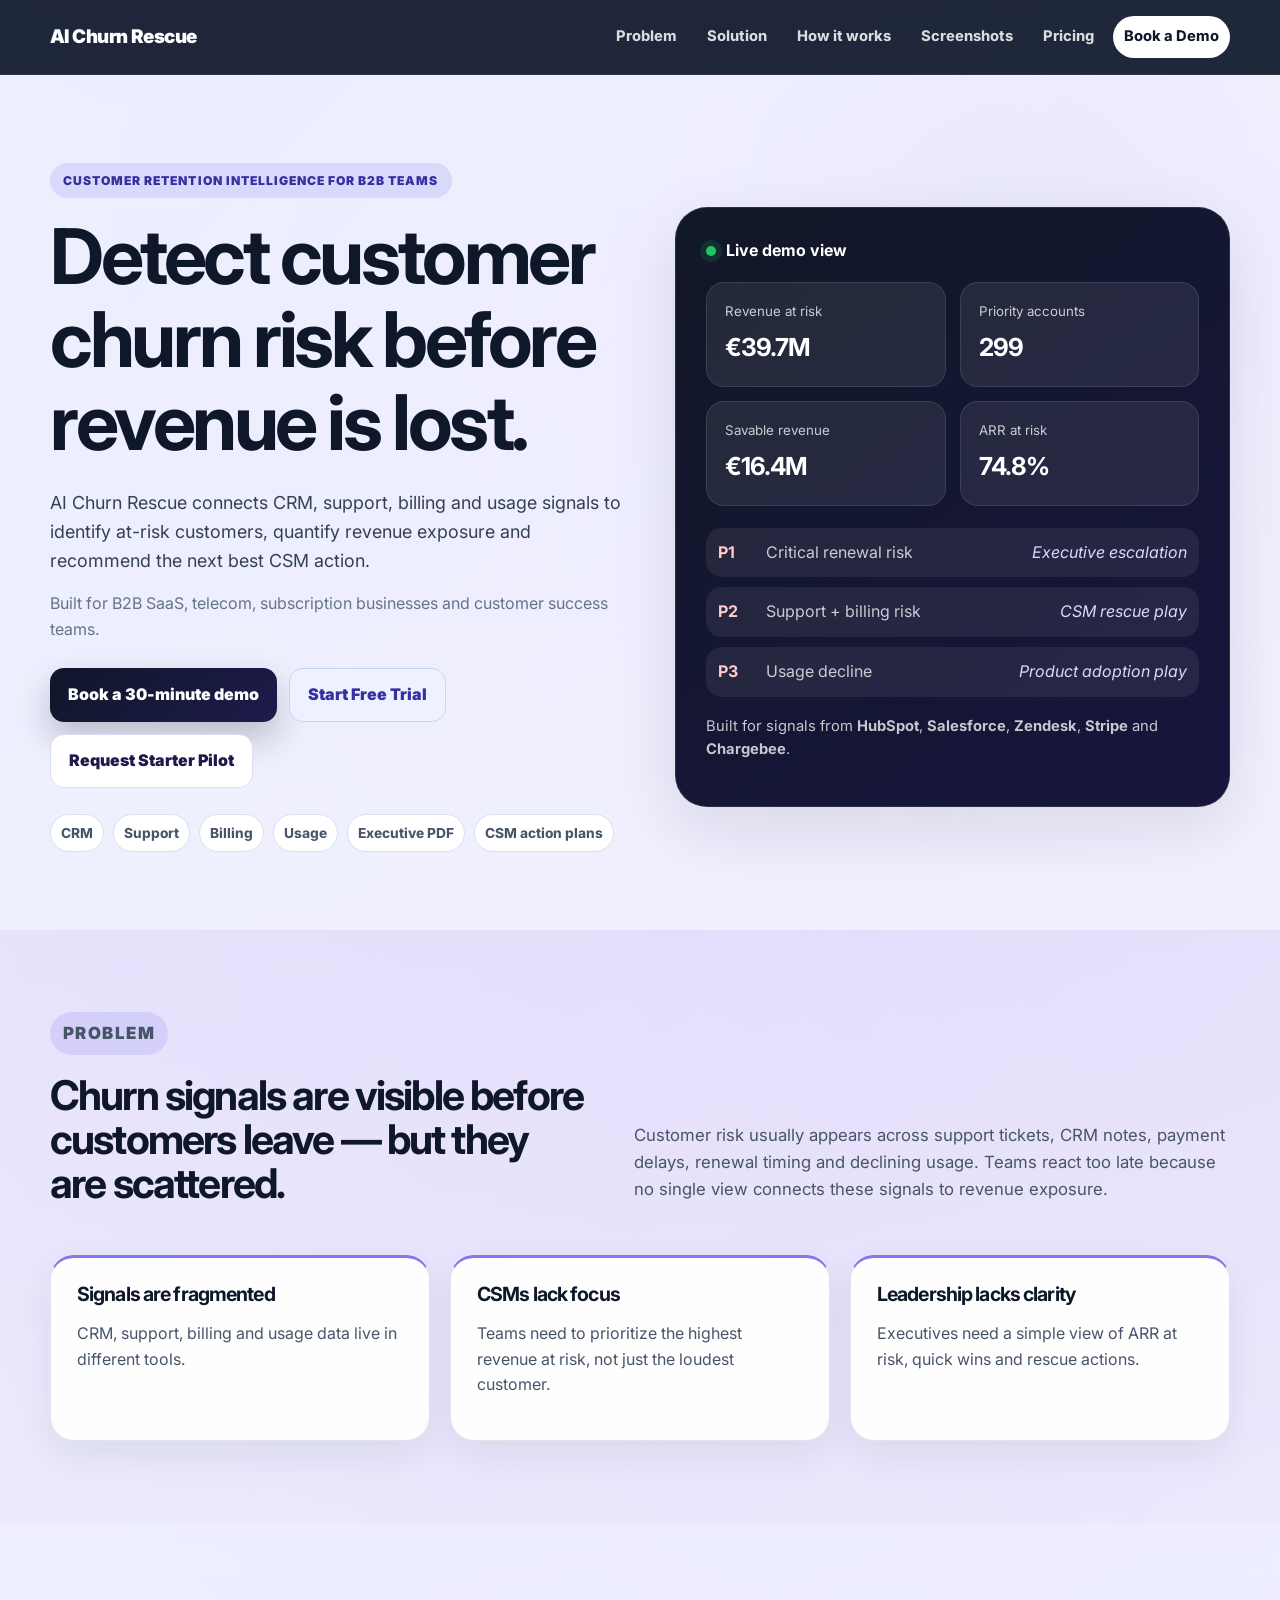
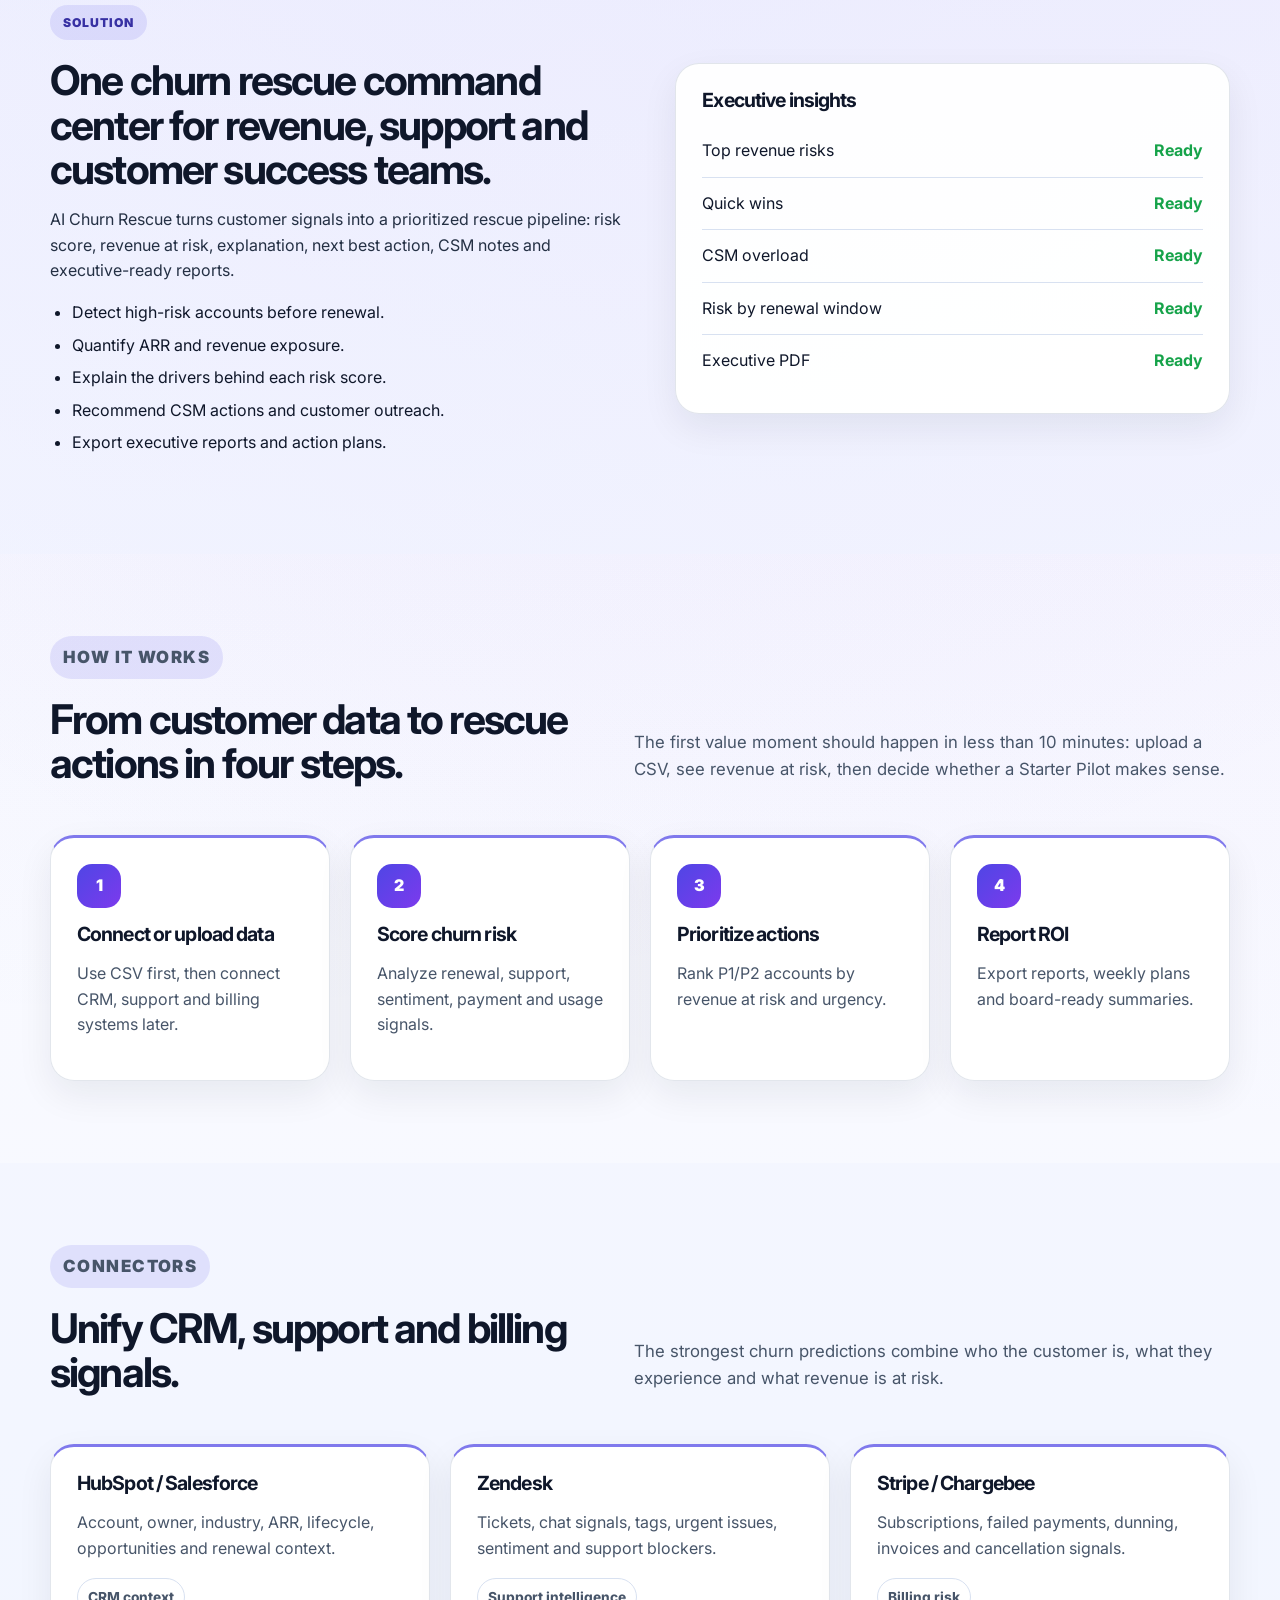
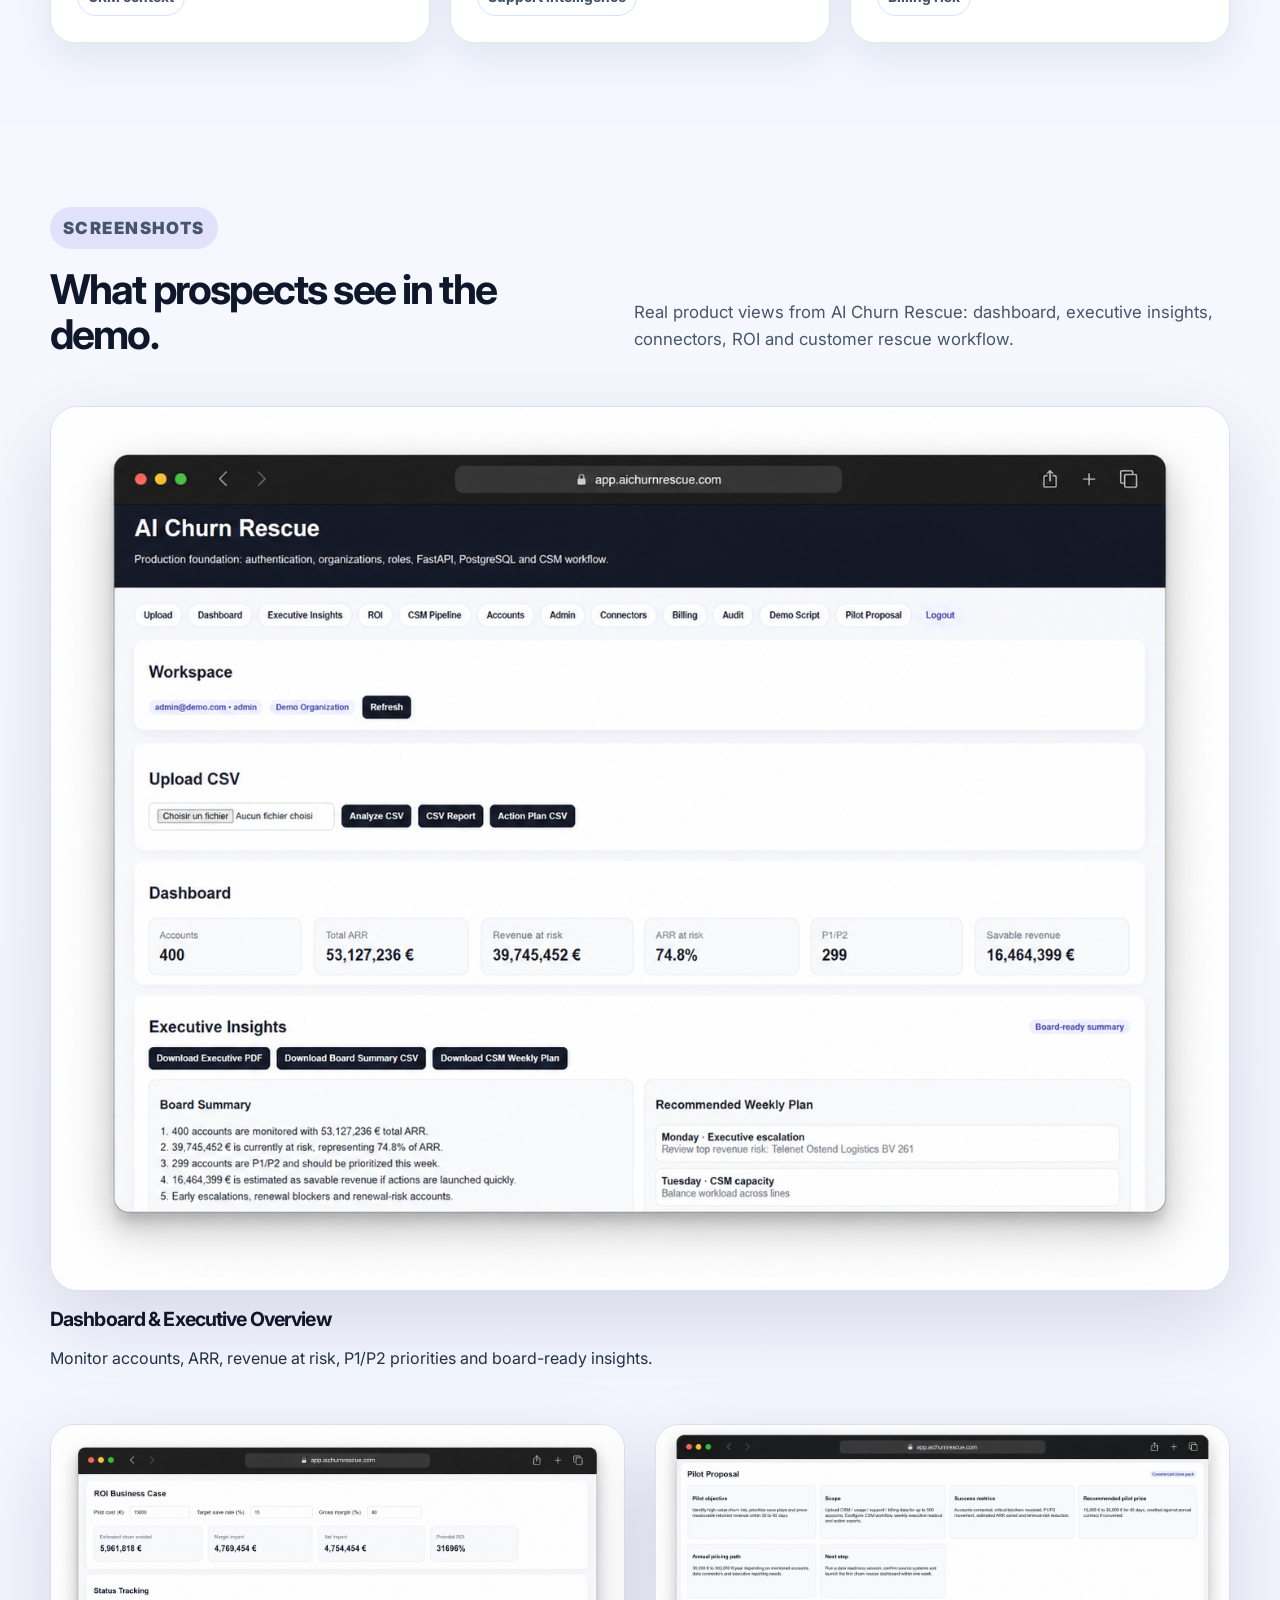
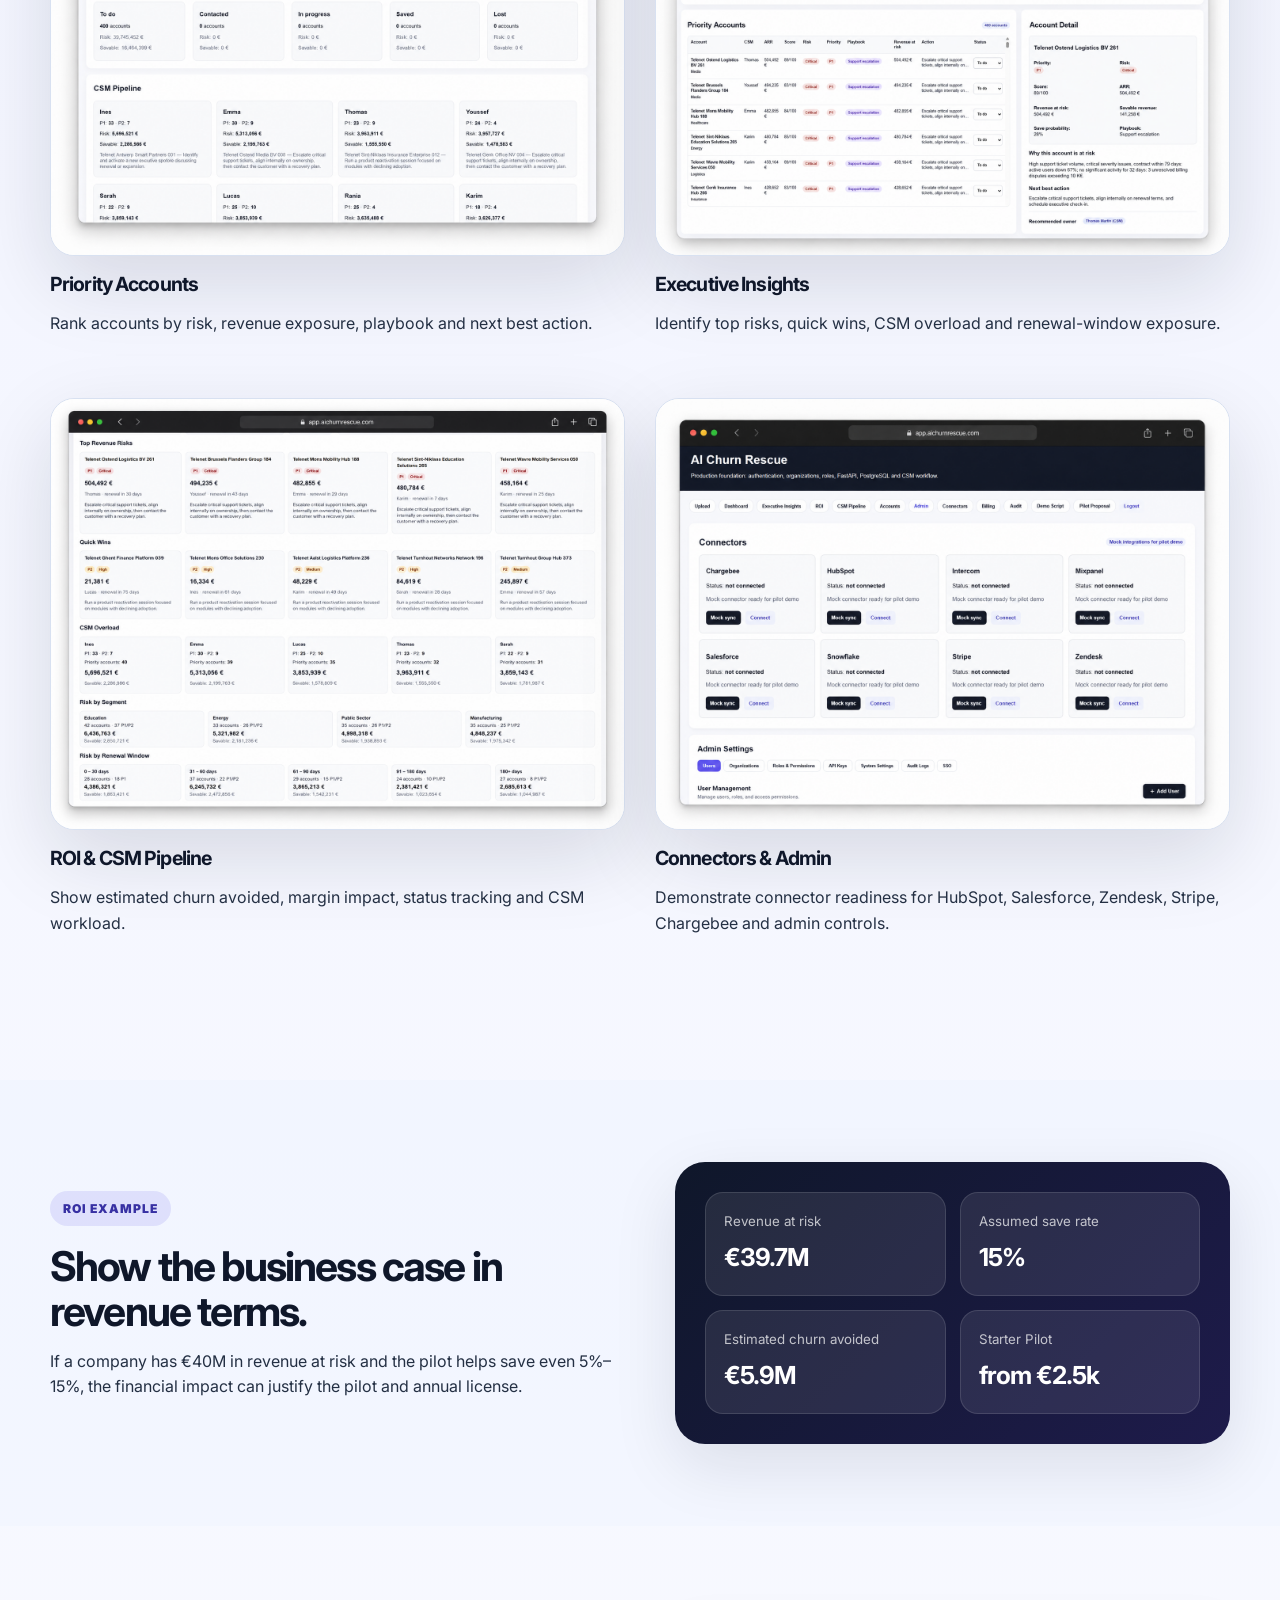
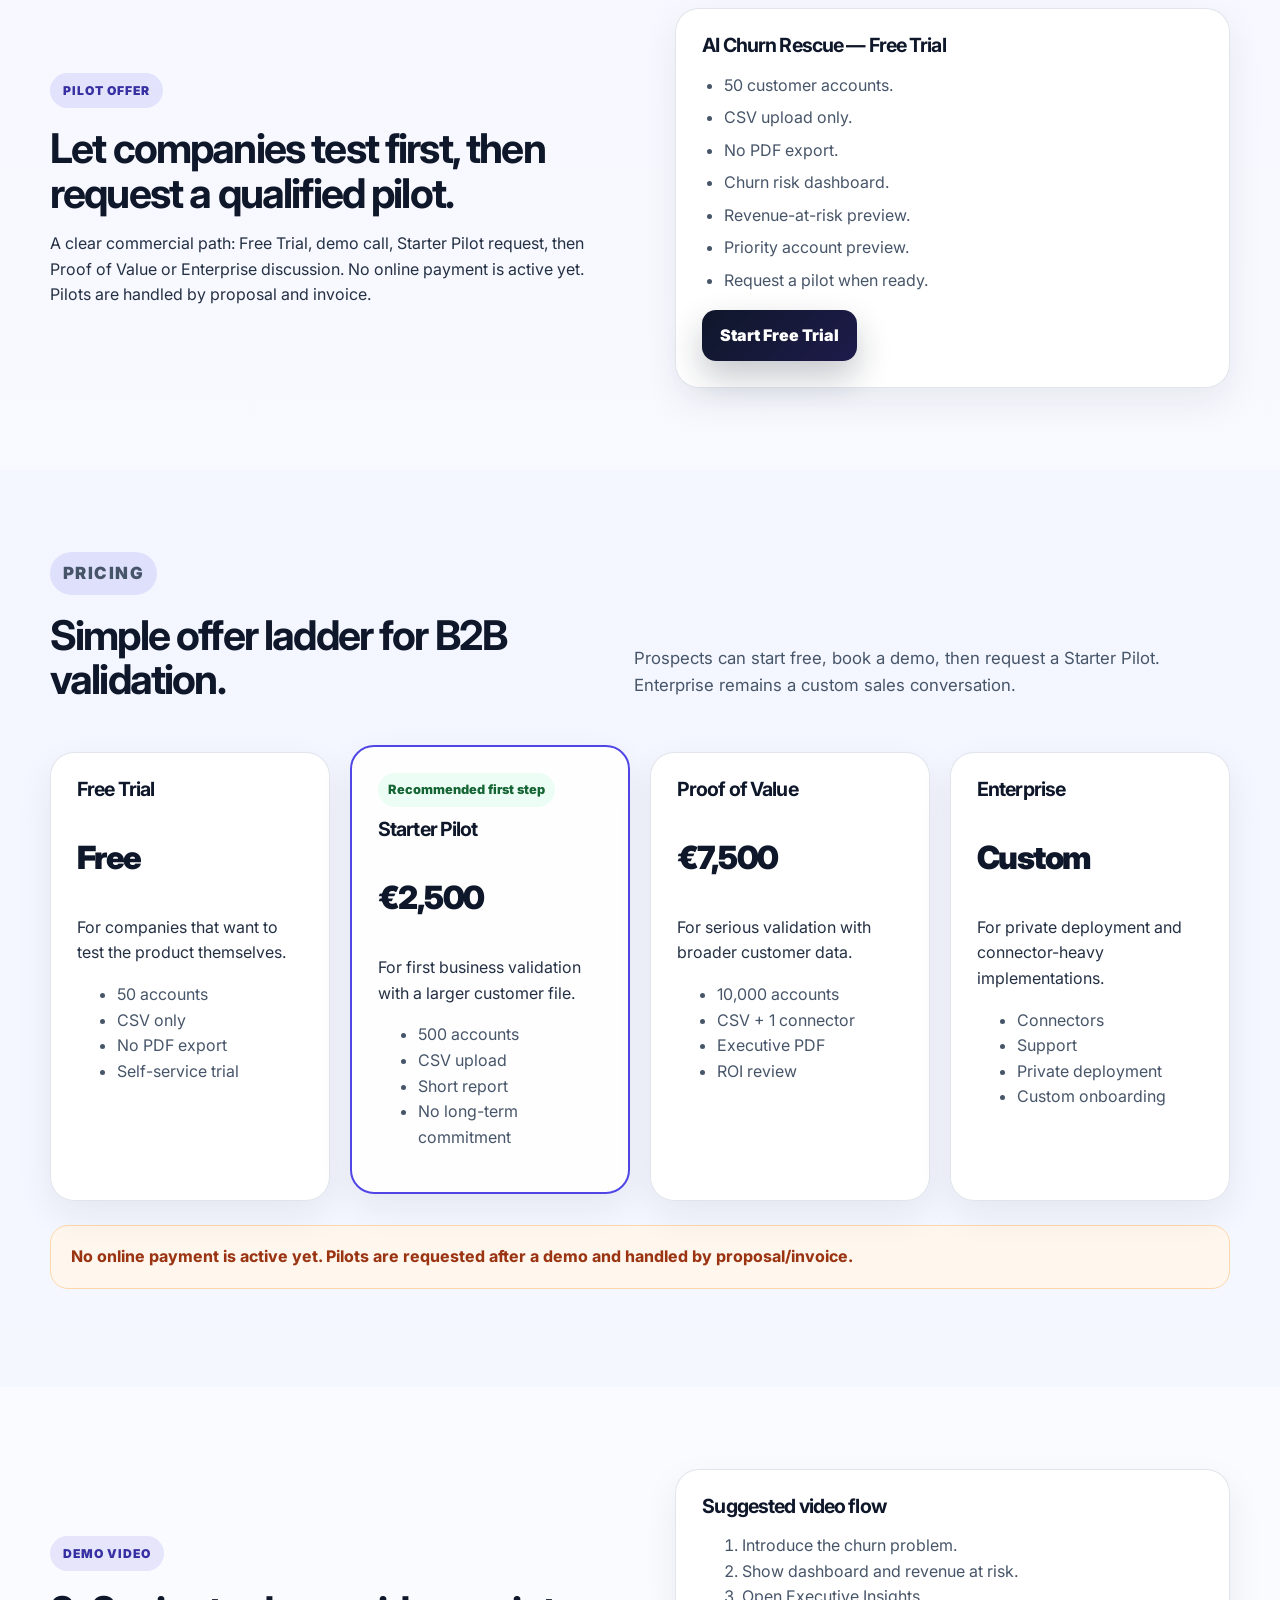
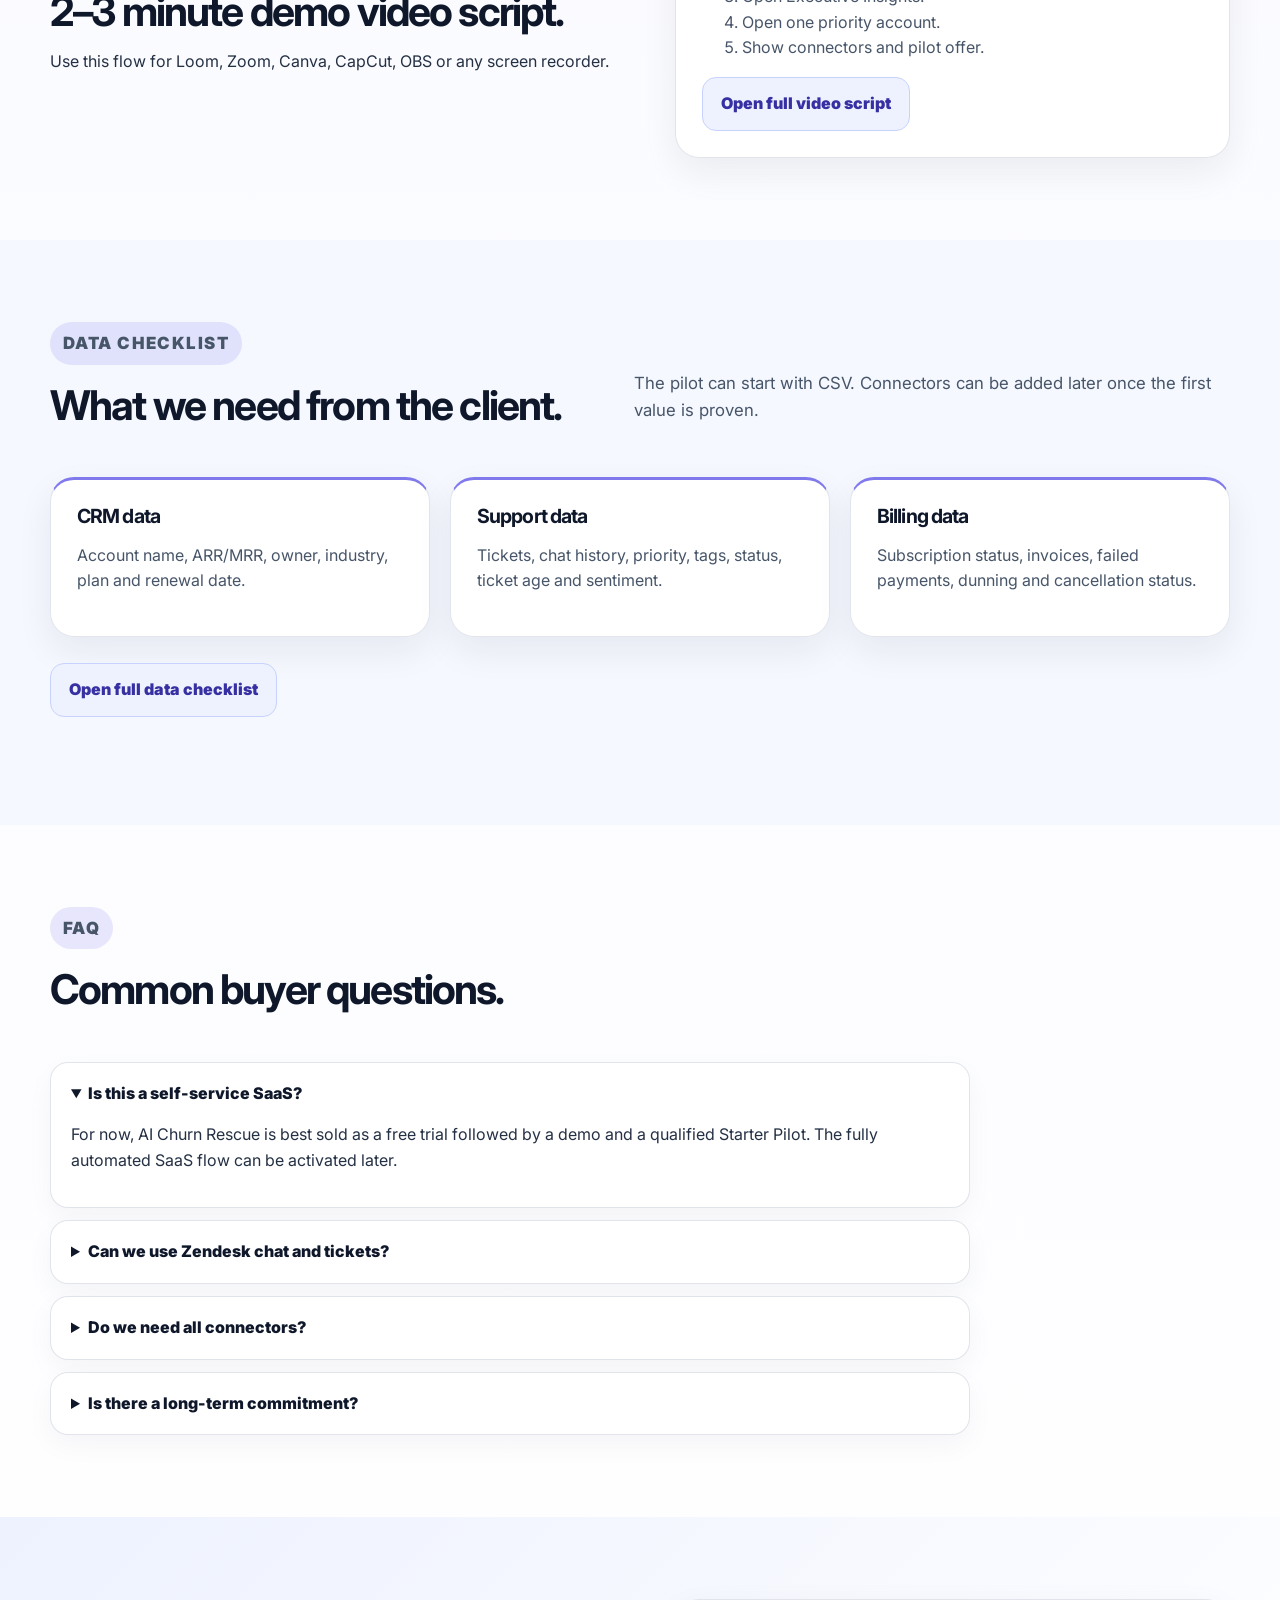
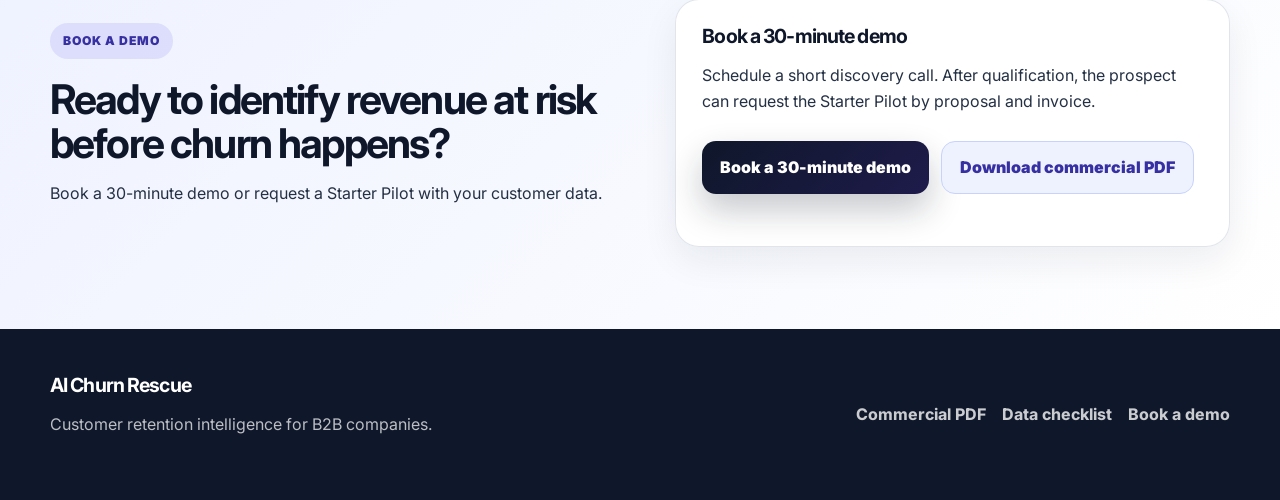
<file: index.html>
<!doctype html>
<html lang="en">
<head>
  <meta charset="utf-8">
  <meta name="viewport" content="width=device-width, initial-scale=1">
  <title>AI Churn Rescue — Customer Retention Intelligence</title>
  <meta name="description" content="AI Churn Rescue helps B2B companies detect churn risk, quantify revenue at risk and prioritize customer rescue actions before revenue is lost.">
  <link rel="stylesheet" href="styles.css">
</head>
<body>
  <header class="site-header">
    <div class="container nav">
      <a class="logo" href="#top">AI Churn Rescue</a>
      <nav class="nav-links" aria-label="Main navigation">
        <a href="#problem">Problem</a>
        <a href="#solution">Solution</a>
        <a href="#how">How it works</a>
        <a href="#screenshots">Screenshots</a>
        <a href="#pricing">Pricing</a>
        <a class="nav-cta" href="#demo">Book a Demo</a>
      </nav>
    </div>
  </header>

  <main id="top">
    <section class="hero">
      <div class="container hero-grid">
        <div class="hero-copy">
          <p class="eyebrow">Customer retention intelligence for B2B teams</p>
          <h1>Detect customer churn risk before revenue is lost.</h1>
          <p class="lead">AI Churn Rescue connects CRM, support, billing and usage signals to identify at-risk customers, quantify revenue exposure and recommend the next best CSM action.</p>
          <p class="sublead">Built for B2B SaaS, telecom, subscription businesses and customer success teams.</p>
          <div class="cta-row">
            <a class="button primary" href="https://calendly.com/hichamipg1/30min" target="_blank" rel="noopener">Book a 30-minute demo</a>
            <a class="button secondary" href="#pilot">Start Free Trial</a>
            <a class="button ghost" href="#demo">Request Starter Pilot</a>
          </div>
          <div class="signal-row">
            <span>CRM</span>
            <span>Support</span>
            <span>Billing</span>
            <span>Usage</span>
            <span>Executive PDF</span>
            <span>CSM action plans</span>
          </div>
        </div>

        <aside class="hero-card" aria-label="Product demo metrics">
          <div class="hero-card-top">
            <span class="live-dot"></span>
            <strong>Live demo view</strong>
          </div>
          <div class="metric-grid">
            <div class="metric"><small>Revenue at risk</small><strong>€39.7M</strong></div>
            <div class="metric"><small>Priority accounts</small><strong>299</strong></div>
            <div class="metric"><small>Savable revenue</small><strong>€16.4M</strong></div>
            <div class="metric"><small>ARR at risk</small><strong>74.8%</strong></div>
          </div>
          <div class="priority-list">
            <div><b>P1</b><span>Critical renewal risk</span><em>Executive escalation</em></div>
            <div><b>P2</b><span>Support + billing risk</span><em>CSM rescue play</em></div>
            <div><b>P3</b><span>Usage decline</span><em>Product adoption play</em></div>
          </div>
          <p class="built-for">Built for signals from <b>HubSpot</b>, <b>Salesforce</b>, <b>Zendesk</b>, <b>Stripe</b> and <b>Chargebee</b>.</p>
        </aside>
      </div>
    </section>

    <section class="section" id="problem">
      <div class="container">
        <div class="section-head">
          <div>
            <p class="eyebrow">Problem</p>
            <h2>Churn signals are visible before customers leave — but they are scattered.</h2>
          </div>
          <p>Customer risk usually appears across support tickets, CRM notes, payment delays, renewal timing and declining usage. Teams react too late because no single view connects these signals to revenue exposure.</p>
        </div>
        <div class="cards three">
          <article class="card">
            <h3>Signals are fragmented</h3>
            <p>CRM, support, billing and usage data live in different tools.</p>
          </article>
          <article class="card">
            <h3>CSMs lack focus</h3>
            <p>Teams need to prioritize the highest revenue at risk, not just the loudest customer.</p>
          </article>
          <article class="card">
            <h3>Leadership lacks clarity</h3>
            <p>Executives need a simple view of ARR at risk, quick wins and rescue actions.</p>
          </article>
        </div>
      </div>
    </section>

    <section class="section alt" id="solution">
      <div class="container split">
        <div>
          <p class="eyebrow">Solution</p>
          <h2>One churn rescue command center for revenue, support and customer success teams.</h2>
          <p>AI Churn Rescue turns customer signals into a prioritized rescue pipeline: risk score, revenue at risk, explanation, next best action, CSM notes and executive-ready reports.</p>
          <ul class="check-list">
            <li>Detect high-risk accounts before renewal.</li>
            <li>Quantify ARR and revenue exposure.</li>
            <li>Explain the drivers behind each risk score.</li>
            <li>Recommend CSM actions and customer outreach.</li>
            <li>Export executive reports and action plans.</li>
          </ul>
        </div>
        <div class="insight-card">
          <h3>Executive insights</h3>
          <div class="ready-row"><span>Top revenue risks</span><b>Ready</b></div>
          <div class="ready-row"><span>Quick wins</span><b>Ready</b></div>
          <div class="ready-row"><span>CSM overload</span><b>Ready</b></div>
          <div class="ready-row"><span>Risk by renewal window</span><b>Ready</b></div>
          <div class="ready-row"><span>Executive PDF</span><b>Ready</b></div>
        </div>
      </div>
    </section>

    <section class="section" id="how">
      <div class="container">
        <div class="section-head">
          <div>
            <p class="eyebrow">How it works</p>
            <h2>From customer data to rescue actions in four steps.</h2>
          </div>
          <p>The first value moment should happen in less than 10 minutes: upload a CSV, see revenue at risk, then decide whether a Starter Pilot makes sense.</p>
        </div>
        <div class="cards four">
          <article class="card step"><span class="step-number">1</span><h3>Connect or upload data</h3><p>Use CSV first, then connect CRM, support and billing systems later.</p></article>
          <article class="card step"><span class="step-number">2</span><h3>Score churn risk</h3><p>Analyze renewal, support, sentiment, payment and usage signals.</p></article>
          <article class="card step"><span class="step-number">3</span><h3>Prioritize actions</h3><p>Rank P1/P2 accounts by revenue at risk and urgency.</p></article>
          <article class="card step"><span class="step-number">4</span><h3>Report ROI</h3><p>Export reports, weekly plans and board-ready summaries.</p></article>
        </div>
      </div>
    </section>

    <section class="section alt" id="connectors">
      <div class="container">
        <div class="section-head">
          <div>
            <p class="eyebrow">Connectors</p>
            <h2>Unify CRM, support and billing signals.</h2>
          </div>
          <p>The strongest churn predictions combine who the customer is, what they experience and what revenue is at risk.</p>
        </div>
        <div class="cards three">
          <article class="card">
            <h3>HubSpot / Salesforce</h3>
            <p>Account, owner, industry, ARR, lifecycle, opportunities and renewal context.</p>
            <span class="tag">CRM context</span>
          </article>
          <article class="card">
            <h3>Zendesk</h3>
            <p>Tickets, chat signals, tags, urgent issues, sentiment and support blockers.</p>
            <span class="tag">Support intelligence</span>
          </article>
          <article class="card">
            <h3>Stripe / Chargebee</h3>
            <p>Subscriptions, failed payments, dunning, invoices and cancellation signals.</p>
            <span class="tag">Billing risk</span>
          </article>
        </div>
      </div>
    </section>

    <section class="section" id="screenshots">
      <div class="container">
        <div class="section-head">
          <div>
            <p class="eyebrow">Screenshots</p>
            <h2>What prospects see in the demo.</h2>
          </div>
          <p>Real product views from AI Churn Rescue: dashboard, executive insights, connectors, ROI and customer rescue workflow.</p>
        </div>

        <div class="screenshot-block">
          <div class="screenshot-frame">
            <img src="assets/screenshots/dashboard-executive-overview.png" alt="AI Churn Rescue dashboard and executive overview">
          </div>
          <h3>Dashboard & Executive Overview</h3>
          <p>Monitor accounts, ARR, revenue at risk, P1/P2 priorities and board-ready insights.</p>
        </div>

        <div class="screenshot-grid">
          <article>
            <div class="screenshot-frame small">
              <img src="assets/screenshots/priority-accounts-account-detail.png" alt="Priority accounts and account detail">
            </div>
            <h3>Priority Accounts</h3>
            <p>Rank accounts by risk, revenue exposure, playbook and next best action.</p>
          </article>
          <article>
            <div class="screenshot-frame small">
              <img src="assets/screenshots/customer-intelligence-executive-insights.png" alt="Customer intelligence executive insights">
            </div>
            <h3>Executive Insights</h3>
            <p>Identify top risks, quick wins, CSM overload and renewal-window exposure.</p>
          </article>
        </div>

        <div class="screenshot-grid">
          <article>
            <div class="screenshot-frame small">
              <img src="assets/screenshots/roi-csm-pipeline.png" alt="ROI business case and CSM pipeline">
            </div>
            <h3>ROI & CSM Pipeline</h3>
            <p>Show estimated churn avoided, margin impact, status tracking and CSM workload.</p>
          </article>
          <article>
            <div class="screenshot-frame small">
              <img src="assets/screenshots/connectors-admin.png" alt="Connectors and admin settings">
            </div>
            <h3>Connectors & Admin</h3>
            <p>Demonstrate connector readiness for HubSpot, Salesforce, Zendesk, Stripe, Chargebee and admin controls.</p>
          </article>
        </div>
      </div>
    </section>

    <section class="section alt" id="roi">
      <div class="container split">
        <div>
          <p class="eyebrow">ROI example</p>
          <h2>Show the business case in revenue terms.</h2>
          <p>If a company has €40M in revenue at risk and the pilot helps save even 5%–15%, the financial impact can justify the pilot and annual license.</p>
        </div>
        <div class="roi-panel">
          <div class="roi-grid">
            <div class="roi-item"><small>Revenue at risk</small><strong>€39.7M</strong></div>
            <div class="roi-item"><small>Assumed save rate</small><strong>15%</strong></div>
            <div class="roi-item"><small>Estimated churn avoided</small><strong>€5.9M</strong></div>
            <div class="roi-item"><small>Starter Pilot</small><strong>from €2.5k</strong></div>
          </div>
        </div>
      </div>
    </section>

    <section class="section" id="pilot">
      <div class="container split">
        <div>
          <p class="eyebrow">Pilot offer</p>
          <h2>Let companies test first, then request a qualified pilot.</h2>
          <p>A clear commercial path: Free Trial, demo call, Starter Pilot request, then Proof of Value or Enterprise discussion. No online payment is active yet. Pilots are handled by proposal and invoice.</p>
        </div>
        <div class="offer-card">
          <h3>AI Churn Rescue — Free Trial</h3>
          <ul class="check-list">
            <li>50 customer accounts.</li>
            <li>CSV upload only.</li>
            <li>No PDF export.</li>
            <li>Churn risk dashboard.</li>
            <li>Revenue-at-risk preview.</li>
            <li>Priority account preview.</li>
            <li>Request a pilot when ready.</li>
          </ul>
          <a class="button primary" href="#demo">Start Free Trial</a>
        </div>
      </div>
    </section>

    <section class="section alt" id="pricing">
      <div class="container">
        <div class="section-head">
          <div>
            <p class="eyebrow">Pricing</p>
            <h2>Simple offer ladder for B2B validation.</h2>
          </div>
          <p>Prospects can start free, book a demo, then request a Starter Pilot. Enterprise remains a custom sales conversation.</p>
        </div>
        <div class="pricing">
          <article class="price-card">
            <h3>Free Trial</h3>
            <p class="price">Free</p>
            <p>For companies that want to test the product themselves.</p>
            <ul>
              <li>50 accounts</li>
              <li>CSV only</li>
              <li>No PDF export</li>
              <li>Self-service trial</li>
            </ul>
          </article>
          <article class="price-card featured">
            <span class="featured-label">Recommended first step</span>
            <h3>Starter Pilot</h3>
            <p class="price">€2,500</p>
            <p>For first business validation with a larger customer file.</p>
            <ul>
              <li>500 accounts</li>
              <li>CSV upload</li>
              <li>Short report</li>
              <li>No long-term commitment</li>
            </ul>
          </article>
          <article class="price-card">
            <h3>Proof of Value</h3>
            <p class="price">€7,500</p>
            <p>For serious validation with broader customer data.</p>
            <ul>
              <li>10,000 accounts</li>
              <li>CSV + 1 connector</li>
              <li>Executive PDF</li>
              <li>ROI review</li>
            </ul>
          </article>
          <article class="price-card">
            <h3>Enterprise</h3>
            <p class="price">Custom</p>
            <p>For private deployment and connector-heavy implementations.</p>
            <ul>
              <li>Connectors</li>
              <li>Support</li>
              <li>Private deployment</li>
              <li>Custom onboarding</li>
            </ul>
          </article>
        </div>
        <p class="note-box">No online payment is active yet. Pilots are requested after a demo and handled by proposal/invoice.</p>
      </div>
    </section>

    <section class="section" id="video">
      <div class="container split">
        <div>
          <p class="eyebrow">Demo video</p>
          <h2>2–3 minute demo video script.</h2>
          <p>Use this flow for Loom, Zoom, Canva, CapCut, OBS or any screen recorder.</p>
        </div>
        <div class="demo-box">
          <h3>Suggested video flow</h3>
          <ol>
            <li>Introduce the churn problem.</li>
            <li>Show dashboard and revenue at risk.</li>
            <li>Open Executive Insights.</li>
            <li>Open one priority account.</li>
            <li>Show connectors and pilot offer.</li>
          </ol>
          <a class="button secondary" href="demo-video-script.html">Open full video script</a>
        </div>
      </div>
    </section>

    <section class="section alt" id="checklist">
      <div class="container">
        <div class="section-head">
          <div>
            <p class="eyebrow">Data checklist</p>
            <h2>What we need from the client.</h2>
          </div>
          <p>The pilot can start with CSV. Connectors can be added later once the first value is proven.</p>
        </div>
        <div class="cards three">
          <article class="card">
            <h3>CRM data</h3>
            <p>Account name, ARR/MRR, owner, industry, plan and renewal date.</p>
          </article>
          <article class="card">
            <h3>Support data</h3>
            <p>Tickets, chat history, priority, tags, status, ticket age and sentiment.</p>
          </article>
          <article class="card">
            <h3>Billing data</h3>
            <p>Subscription status, invoices, failed payments, dunning and cancellation status.</p>
          </article>
        </div>
        <div class="cta-row">
          <a class="button secondary" href="data-checklist.html">Open full data checklist</a>
        </div>
      </div>
    </section>

    <section class="section" id="faq">
      <div class="container">
        <div class="section-head">
          <div>
            <p class="eyebrow">FAQ</p>
            <h2>Common buyer questions.</h2>
          </div>
        </div>
        <div class="faq-list">
          <details open>
            <summary>Is this a self-service SaaS?</summary>
            <p>For now, AI Churn Rescue is best sold as a free trial followed by a demo and a qualified Starter Pilot. The fully automated SaaS flow can be activated later.</p>
          </details>
          <details>
            <summary>Can we use Zendesk chat and tickets?</summary>
            <p>Yes. The product is designed to combine support tickets, sentiment and urgency with CRM and billing signals.</p>
          </details>
          <details>
            <summary>Do we need all connectors?</summary>
            <p>No. The first pilot can start with CSV. HubSpot, Salesforce, Zendesk, Stripe or Chargebee can be connected later.</p>
          </details>
          <details>
            <summary>Is there a long-term commitment?</summary>
            <p>No. The Starter Pilot is designed for quick validation before a Proof of Value or Enterprise discussion.</p>
          </details>
        </div>
      </div>
    </section>

    <section class="section final-cta" id="demo">
      <div class="container split">
        <div>
          <p class="eyebrow">Book a demo</p>
          <h2>Ready to identify revenue at risk before churn happens?</h2>
          <p>Book a 30-minute demo or request a Starter Pilot with your customer data.</p>
        </div>
        <div class="demo-box">
          <h3>Book a 30-minute demo</h3>
          <p>Schedule a short discovery call. After qualification, the prospect can request the Starter Pilot by proposal and invoice.</p>
          <div class="cta-row">
            <a class="button primary" href="https://calendly.com/hichamipg1/30min" target="_blank" rel="noopener">Book a 30-minute demo</a>
            <a class="button secondary" href="assets/AI_Churn_Rescue_Commercial_Proposal.pdf">Download commercial PDF</a>
          </div>
        </div>
      </div>
    </section>
  </main>

  <footer class="footer">
    <div class="container footer-grid">
      <div>
        <h3>AI Churn Rescue</h3>
        <p>Customer retention intelligence for B2B companies.</p>
      </div>
      <div class="footer-links">
        <a href="assets/AI_Churn_Rescue_Commercial_Proposal.pdf">Commercial PDF</a>
        <a href="data-checklist.html">Data checklist</a>
        <a href="https://calendly.com/hichamipg1/30min" target="_blank" rel="noopener">Book a demo</a>
      </div>
    </div>
  </footer>
</body>
</html>
</file>
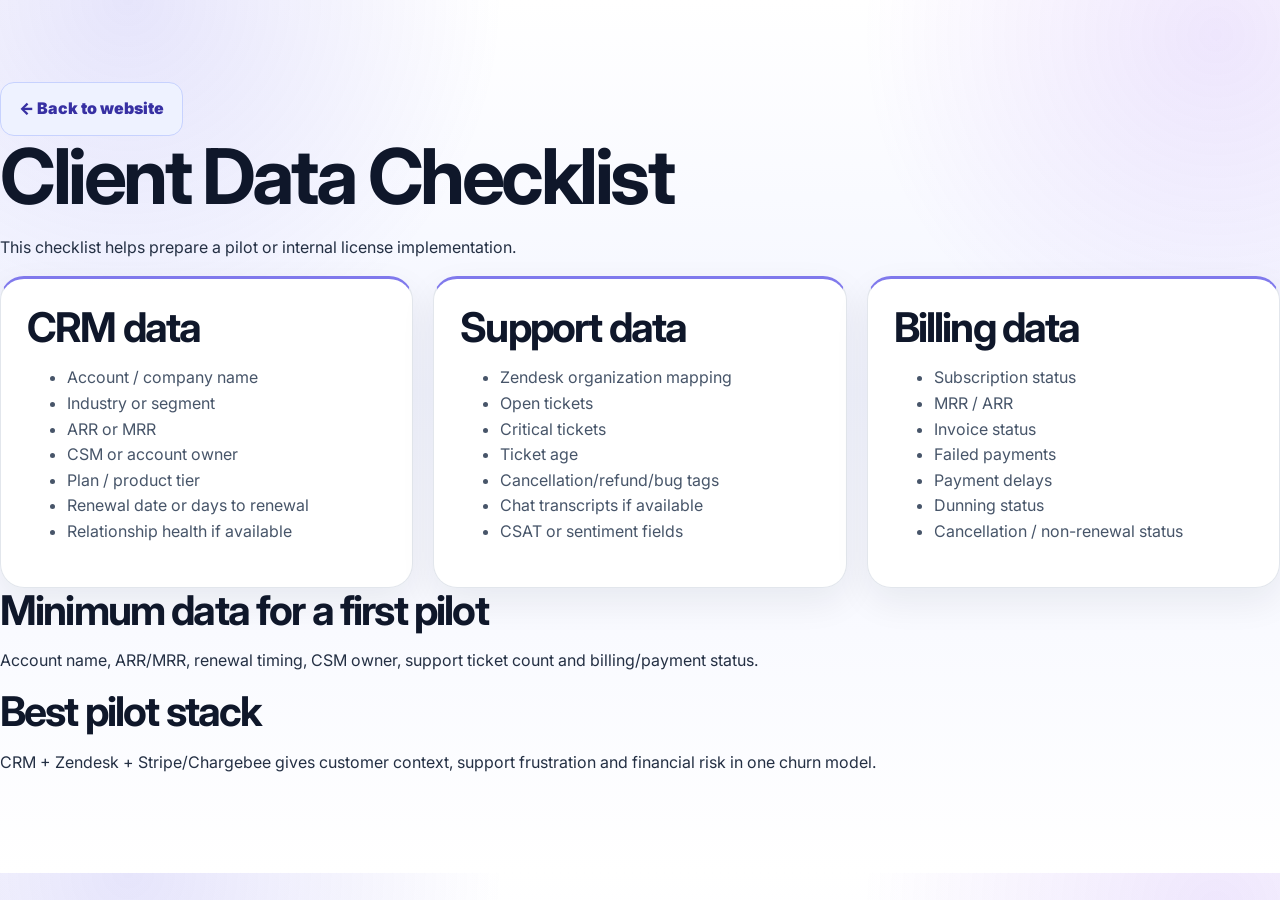
<file: data-checklist.html>
<!DOCTYPE html><html lang="en"><head><meta charset="UTF-8"/><title>AI Churn Rescue — Data Checklist</title><link rel="stylesheet" href="./styles.css"/></head><body><main class="section"><a class="button secondary" href="./index.html">← Back to website</a><h1>Client Data Checklist</h1><p>This checklist helps prepare a pilot or internal license implementation.</p><section class="cards three"><article class="card"><h2>CRM data</h2><ul class="checklist"><li>Account / company name</li><li>Industry or segment</li><li>ARR or MRR</li><li>CSM or account owner</li><li>Plan / product tier</li><li>Renewal date or days to renewal</li><li>Relationship health if available</li></ul></article><article class="card"><h2>Support data</h2><ul class="checklist"><li>Zendesk organization mapping</li><li>Open tickets</li><li>Critical tickets</li><li>Ticket age</li><li>Cancellation/refund/bug tags</li><li>Chat transcripts if available</li><li>CSAT or sentiment fields</li></ul></article><article class="card"><h2>Billing data</h2><ul class="checklist"><li>Subscription status</li><li>MRR / ARR</li><li>Invoice status</li><li>Failed payments</li><li>Payment delays</li><li>Dunning status</li><li>Cancellation / non-renewal status</li></ul></article></section><h2>Minimum data for a first pilot</h2><p>Account name, ARR/MRR, renewal timing, CSM owner, support ticket count and billing/payment status.</p><h2>Best pilot stack</h2><p>CRM + Zendesk + Stripe/Chargebee gives customer context, support frustration and financial risk in one churn model.</p></main></body></html>
</file>
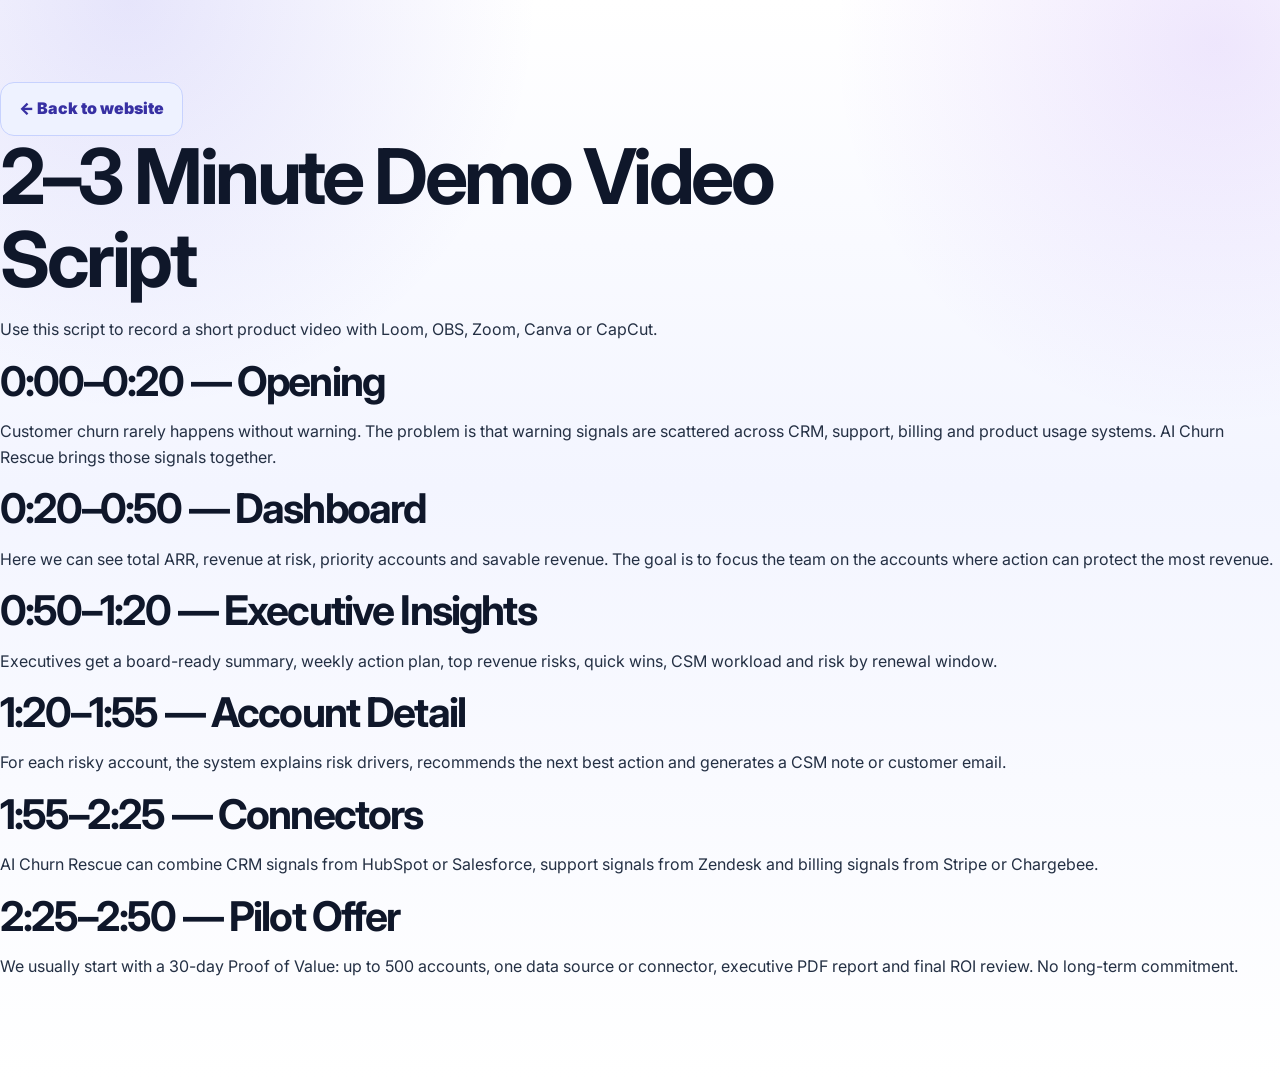
<file: demo-video-script.html>
<!DOCTYPE html><html lang="en"><head><meta charset="UTF-8"/><title>AI Churn Rescue — Demo Video Script</title><link rel="stylesheet" href="./styles.css"/></head><body><main class="section"><a class="button secondary" href="./index.html">← Back to website</a><h1>2–3 Minute Demo Video Script</h1><p>Use this script to record a short product video with Loom, OBS, Zoom, Canva or CapCut.</p><h2>0:00–0:20 — Opening</h2><p>Customer churn rarely happens without warning. The problem is that warning signals are scattered across CRM, support, billing and product usage systems. AI Churn Rescue brings those signals together.</p><h2>0:20–0:50 — Dashboard</h2><p>Here we can see total ARR, revenue at risk, priority accounts and savable revenue. The goal is to focus the team on the accounts where action can protect the most revenue.</p><h2>0:50–1:20 — Executive Insights</h2><p>Executives get a board-ready summary, weekly action plan, top revenue risks, quick wins, CSM workload and risk by renewal window.</p><h2>1:20–1:55 — Account Detail</h2><p>For each risky account, the system explains risk drivers, recommends the next best action and generates a CSM note or customer email.</p><h2>1:55–2:25 — Connectors</h2><p>AI Churn Rescue can combine CRM signals from HubSpot or Salesforce, support signals from Zendesk and billing signals from Stripe or Chargebee.</p><h2>2:25–2:50 — Pilot Offer</h2><p>We usually start with a 30-day Proof of Value: up to 500 accounts, one data source or connector, executive PDF report and final ROI review. No long-term commitment.</p></main></body></html>
</file>
<file: styles.css>
@import url('https://fonts.googleapis.com/css2?family=Inter:wght@400;550;650;750;850;900&display=swap');

:root {
  --bg: #f6f7fb;
  --bg-soft: #eef2ff;
  --ink: #0f172a;
  --text: #243044;
  --muted: #64748b;
  --line: #d8e1f1;
  --white: #ffffff;
  --brand: #4f46e5;
  --brand-2: #7c3aed;
  --brand-dark: #111827;
  --nav: #0f172a;
  --success: #16a34a;
  --warning: #d97706;
  --shadow: 0 22px 65px rgba(15, 23, 42, 0.10);
  --shadow-soft: 0 14px 36px rgba(15, 23, 42, 0.07);
  --radius: 24px;
  --radius-sm: 14px;
  --max: 1180px;
}

* {
  box-sizing: border-box;
}

html {
  scroll-behavior: smooth;
}

body {
  margin: 0;
  font-family: Inter, system-ui, -apple-system, BlinkMacSystemFont, "Segoe UI", Arial, sans-serif;
  color: var(--ink);
  background:
    radial-gradient(circle at 10% 0%, rgba(79, 70, 229, 0.14), transparent 26%),
    radial-gradient(circle at 95% 4%, rgba(124, 58, 237, 0.12), transparent 24%),
    linear-gradient(180deg, #ffffff 0%, #f3f5ff 45%, #ffffff 100%);
  line-height: 1.6;
}

img {
  display: block;
  max-width: 100%;
}

a {
  color: inherit;
}

.container {
  width: min(var(--max), calc(100% - 40px));
  margin: 0 auto;
}

.site-header {
  position: sticky;
  top: 0;
  z-index: 50;
  background: rgba(15, 23, 42, 0.92);
  backdrop-filter: blur(18px);
  border-bottom: 1px solid rgba(255,255,255,0.08);
}

.nav {
  min-height: 74px;
  display: flex;
  justify-content: space-between;
  align-items: center;
  gap: 24px;
}

.logo {
  color: #fff;
  text-decoration: none;
  font-weight: 900;
  font-size: 1.18rem;
  letter-spacing: -0.03em;
}

.nav-links {
  display: flex;
  flex-wrap: wrap;
  align-items: center;
  justify-content: flex-end;
  gap: 8px;
}

.nav-links a {
  color: rgba(255,255,255,0.84);
  text-decoration: none;
  font-size: 0.92rem;
  font-weight: 750;
  padding: 9px 11px;
  border-radius: 999px;
}

.nav-links a:hover {
  background: rgba(255,255,255,0.10);
  color: #fff;
}

.nav-links .nav-cta {
  background: #fff;
  color: var(--nav);
}

.hero {
  padding: 88px 0 78px;
  background:
    linear-gradient(135deg, rgba(238,242,255,0.85), rgba(255,255,255,0.5)),
    radial-gradient(circle at 80% 20%, rgba(79,70,229,.10), transparent 24%);
}

.hero-grid,
.split {
  display: grid;
  grid-template-columns: minmax(0, 1.02fr) minmax(360px, 0.98fr);
  gap: 48px;
  align-items: center;
}

.hero-copy {
  max-width: 760px;
}

.eyebrow {
  width: fit-content;
  display: inline-flex;
  align-items: center;
  margin: 0 0 18px;
  padding: 8px 13px;
  border-radius: 999px;
  background: rgba(79,70,229,0.12);
  color: #3730a3;
  font-weight: 900;
  font-size: 0.76rem;
  letter-spacing: 0.085em;
  text-transform: uppercase;
}

h1,
h2,
h3 {
  margin: 0 0 14px;
  line-height: 1.08;
  letter-spacing: -0.045em;
}

h1 {
  font-size: clamp(3rem, 6vw, 5.4rem);
  max-width: 960px;
}

h2 {
  font-size: clamp(2rem, 3.2vw, 3.1rem);
}

h3 {
  font-size: 1.22rem;
}

p {
  color: var(--text);
}

.lead {
  font-size: clamp(1.05rem, 1.4vw, 1.22rem);
  color: #334155;
  margin: 24px 0 10px;
}

.sublead {
  color: var(--muted);
  margin-bottom: 26px;
}

.cta-row {
  display: flex;
  flex-wrap: wrap;
  gap: 12px;
  margin: 26px 0;
}

.button,
button {
  display: inline-flex;
  align-items: center;
  justify-content: center;
  min-height: 48px;
  padding: 13px 18px;
  border-radius: 14px;
  text-decoration: none;
  border: 0;
  font-weight: 900;
  cursor: pointer;
  transition: transform .18s ease, box-shadow .18s ease, background .18s ease;
}

.button:hover,
button:hover {
  transform: translateY(-1px);
}

.button.primary,
button.primary {
  color: #fff;
  background: linear-gradient(135deg, #0f172a, #1e1b4b);
  box-shadow: 0 16px 34px rgba(15,23,42,.24);
}

.button.secondary {
  color: #3730a3;
  background: #eef2ff;
  border: 1px solid #c7d2fe;
}

.button.ghost {
  color: #1e1b4b;
  background: #fff;
  border: 1px solid #d8e1f1;
}

.signal-row {
  display: flex;
  flex-wrap: wrap;
  gap: 9px;
  margin-top: 18px;
}

.signal-row span,
.tag {
  display: inline-flex;
  padding: 7px 10px;
  border-radius: 999px;
  background: #fff;
  border: 1px solid var(--line);
  color: #475569;
  font-size: .86rem;
  font-weight: 750;
}

.hero-card {
  background: linear-gradient(145deg, #111827 0%, #17153d 100%);
  color: white;
  border-radius: 32px;
  padding: 30px;
  box-shadow: var(--shadow);
  border: 1px solid rgba(255,255,255,0.10);
}

.hero-card p,
.hero-card span,
.hero-card small {
  color: rgba(255,255,255,0.76);
}

.hero-card-top {
  display: flex;
  gap: 10px;
  align-items: center;
  margin-bottom: 18px;
}

.live-dot {
  width: 10px;
  height: 10px;
  border-radius: 999px;
  background: #22c55e;
  box-shadow: 0 0 0 6px rgba(34,197,94,.13);
}

.metric-grid {
  display: grid;
  grid-template-columns: repeat(2, 1fr);
  gap: 14px;
  margin-bottom: 22px;
}

.metric {
  border-radius: 18px;
  padding: 18px;
  background: rgba(255,255,255,0.08);
  border: 1px solid rgba(255,255,255,0.10);
}

.metric small {
  display: block;
  margin-bottom: 6px;
}

.metric strong {
  font-size: 1.55rem;
  letter-spacing: -0.04em;
}

.priority-list {
  display: grid;
  gap: 10px;
  margin-top: 18px;
}

.priority-list div {
  display: grid;
  grid-template-columns: 38px 1fr auto;
  gap: 10px;
  align-items: center;
  padding: 12px;
  border-radius: 16px;
  background: rgba(255,255,255,0.07);
}

.priority-list b {
  color: #fecaca;
}

.priority-list em {
  color: #ddd6fe;
}

.built-for {
  margin-top: 18px;
  font-size: .92rem;
}

.section {
  padding: 82px 0;
}

.section.alt {
  background: rgba(238,242,255,.45);
}

.section-head {
  display: grid;
  grid-template-columns: 0.95fr 1.05fr;
  gap: 44px;
  align-items: end;
  margin-bottom: 36px;
}

.section-head p {
  font-size: 1.05rem;
  color: #475569;
}

.cards {
  display: grid;
  gap: 20px;
}

.cards.three {
  grid-template-columns: repeat(3, 1fr);
}

.cards.four {
  grid-template-columns: repeat(4, 1fr);
}

.card,
.insight-card,
.offer-card,
.demo-box,
.price-card {
  background: rgba(255,255,255,.94);
  border: 1px solid rgba(148,163,184,.28);
  border-radius: var(--radius);
  padding: 26px;
  box-shadow: var(--shadow-soft);
}

.card {
  border-top: 3px solid rgba(79,70,229,.72);
}

.card p,
.card li,
.offer-card li,
.demo-box li,
.price-card li {
  color: #475569;
}

.check-list {
  padding-left: 22px;
}

.check-list li {
  margin-bottom: 7px;
}

.ready-row {
  display: flex;
  justify-content: space-between;
  gap: 20px;
  padding: 13px 0;
  border-bottom: 1px solid var(--line);
}

.ready-row:last-child {
  border-bottom: 0;
}

.ready-row b {
  color: var(--success);
}

.step-number {
  width: 44px;
  height: 44px;
  display: inline-flex;
  justify-content: center;
  align-items: center;
  border-radius: 15px;
  background: linear-gradient(135deg, var(--brand), var(--brand-2));
  color: white;
  font-weight: 900;
  margin-bottom: 16px;
}

.screenshot-block {
  margin: 26px 0 52px;
}

.screenshot-grid {
  display: grid;
  grid-template-columns: repeat(2, 1fr);
  gap: 30px;
  margin-bottom: 46px;
}

.screenshot-frame {
  overflow: hidden;
  border-radius: 28px;
  background: white;
  border: 1px solid var(--line);
  box-shadow: 0 28px 80px rgba(15,23,42,.13);
  margin-bottom: 18px;
}

.screenshot-frame.small {
  border-radius: 24px;
}

.screenshot-frame img {
  width: 100%;
  height: auto;
}

.roi-panel {
  background: linear-gradient(135deg, #0f172a, #1e1b4b);
  border-radius: 30px;
  padding: 30px;
  color: #fff;
  box-shadow: var(--shadow);
}

.roi-grid {
  display: grid;
  grid-template-columns: repeat(2, 1fr);
  gap: 14px;
}

.roi-item {
  padding: 18px;
  border-radius: 18px;
  background: rgba(255,255,255,.09);
  border: 1px solid rgba(255,255,255,.12);
}

.roi-item small {
  display: block;
  color: rgba(255,255,255,.72);
  margin-bottom: 5px;
}

.roi-item strong {
  color: #fff;
  font-size: 1.55rem;
  letter-spacing: -0.04em;
}

.pricing {
  display: grid;
  grid-template-columns: repeat(4, 1fr);
  gap: 20px;
}

.price-card {
  position: relative;
}

.price-card.featured {
  border: 2px solid var(--brand);
  transform: translateY(-7px);
}

.featured-label {
  display: inline-flex;
  margin-bottom: 12px;
  padding: 7px 10px;
  border-radius: 999px;
  background: #ecfdf5;
  color: #166534;
  font-size: .8rem;
  font-weight: 850;
}

.price {
  font-size: 2rem;
  font-weight: 950;
  letter-spacing: -0.05em;
  color: var(--ink);
}

.note-box {
  margin-top: 24px;
  padding: 18px 20px;
  border-radius: 18px;
  background: #fff7ed;
  border: 1px solid #fed7aa;
  color: #9a3412;
  font-weight: 750;
}

.faq-list {
  max-width: 920px;
}

details {
  background: #fff;
  border: 1px solid rgba(148,163,184,.28);
  border-radius: 18px;
  padding: 18px 20px;
  box-shadow: 0 10px 28px rgba(15,23,42,.04);
}

details + details {
  margin-top: 12px;
}

summary {
  cursor: pointer;
  font-weight: 850;
}

.final-cta {
  background: linear-gradient(135deg, #eef2ff, #fff);
}

.footer {
  padding: 46px 0;
  background: #0f172a;
  color: #fff;
}

.footer p {
  color: rgba(255,255,255,.72);
}

.footer-grid {
  display: flex;
  justify-content: space-between;
  gap: 24px;
  flex-wrap: wrap;
  align-items: center;
}

.footer-links {
  display: flex;
  gap: 16px;
  flex-wrap: wrap;
}

.footer a {
  color: rgba(255,255,255,.78);
  text-decoration: none;
  font-weight: 750;
}

.footer a:hover {
  color: #fff;
}

@media (max-width: 1000px) {
  .hero-grid,
  .split,
  .section-head {
    grid-template-columns: 1fr;
  }

  .cards.three,
  .cards.four,
  .pricing {
    grid-template-columns: repeat(2, 1fr);
  }

  .nav {
    align-items: flex-start;
    flex-direction: column;
  }

  .nav-links {
    justify-content: flex-start;
  }
}

@media (max-width: 680px) {
  .container {
    width: min(100% - 28px, var(--max));
  }

  .hero {
    padding: 58px 0;
  }

  h1 {
    font-size: 2.55rem;
  }

  h2 {
    font-size: 2rem;
  }

  .cards.three,
  .cards.four,
  .pricing,
  .metric-grid,
  .roi-grid,
  .screenshot-grid {
    grid-template-columns: 1fr;
  }

  .priority-list div {
    grid-template-columns: 36px 1fr;
  }

  .priority-list em {
    grid-column: 2;
  }

  .section {
    padding: 56px 0;
  }
}
</file>
